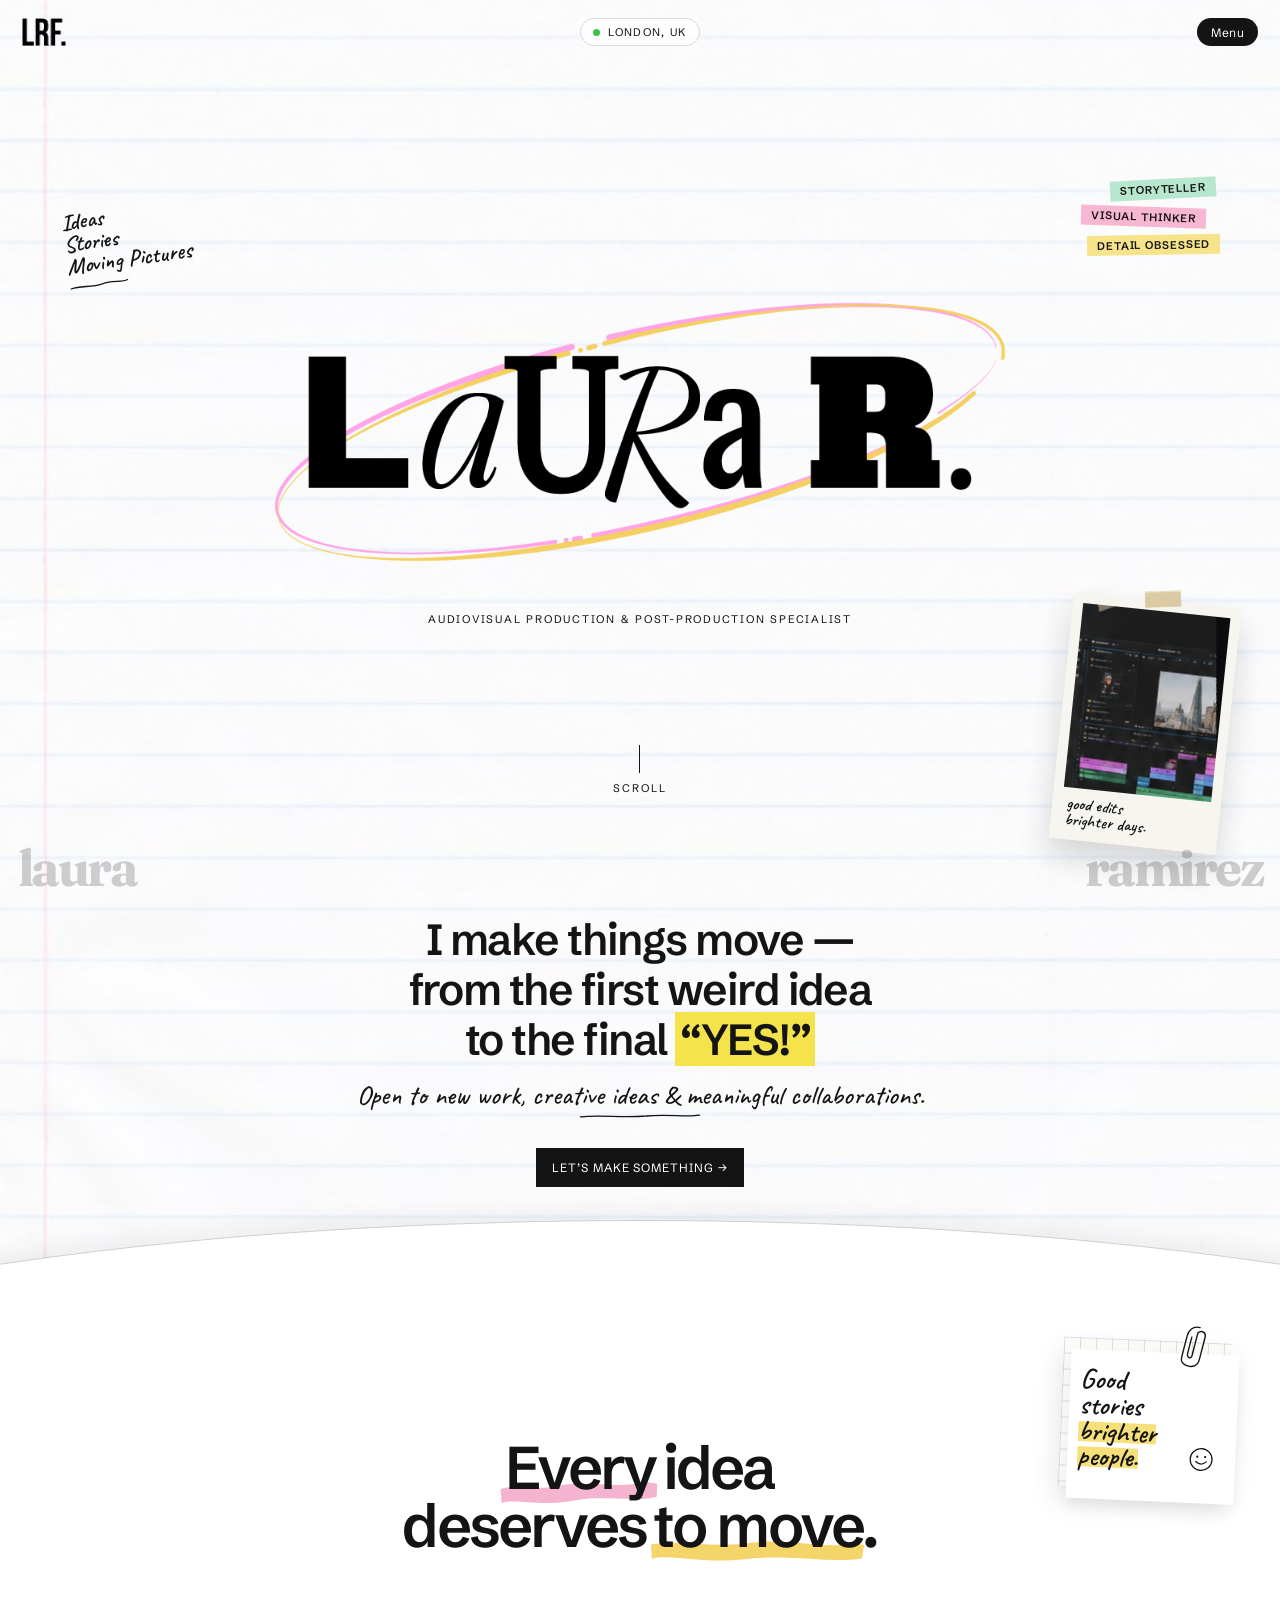
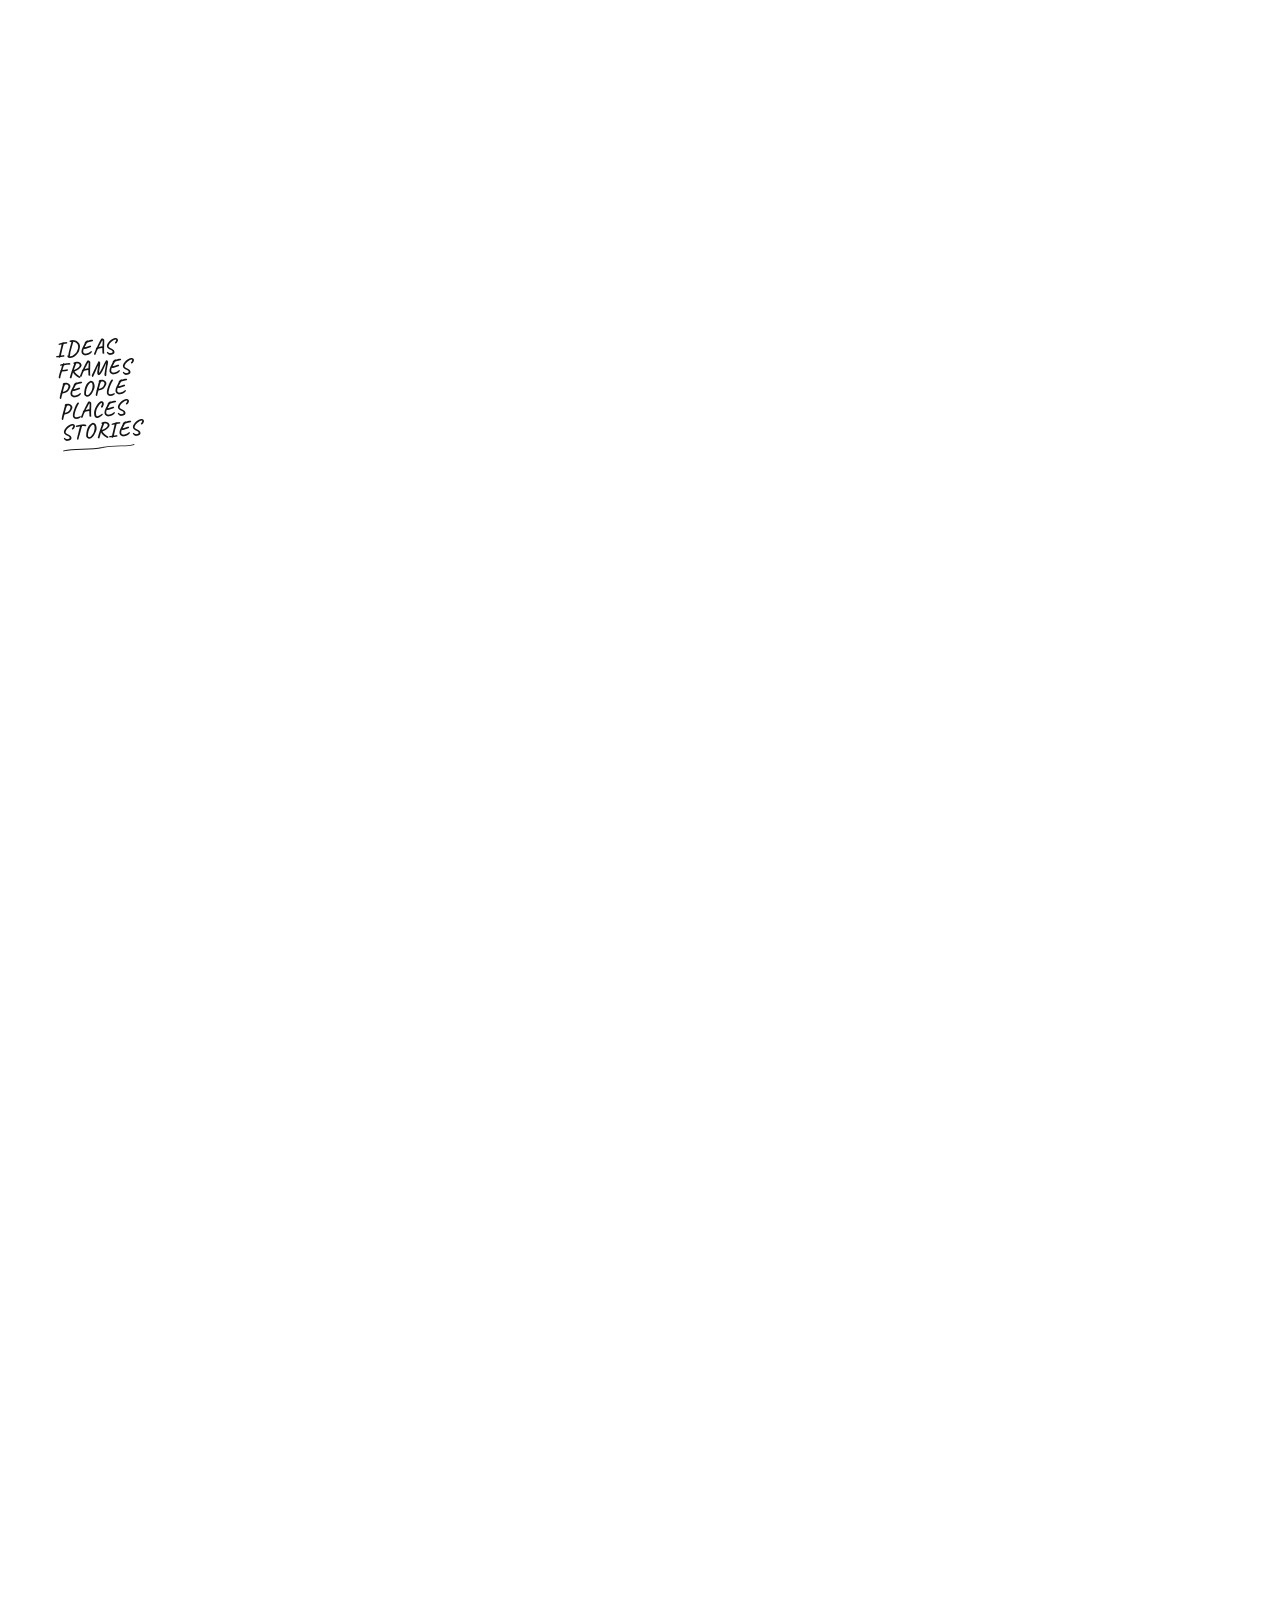
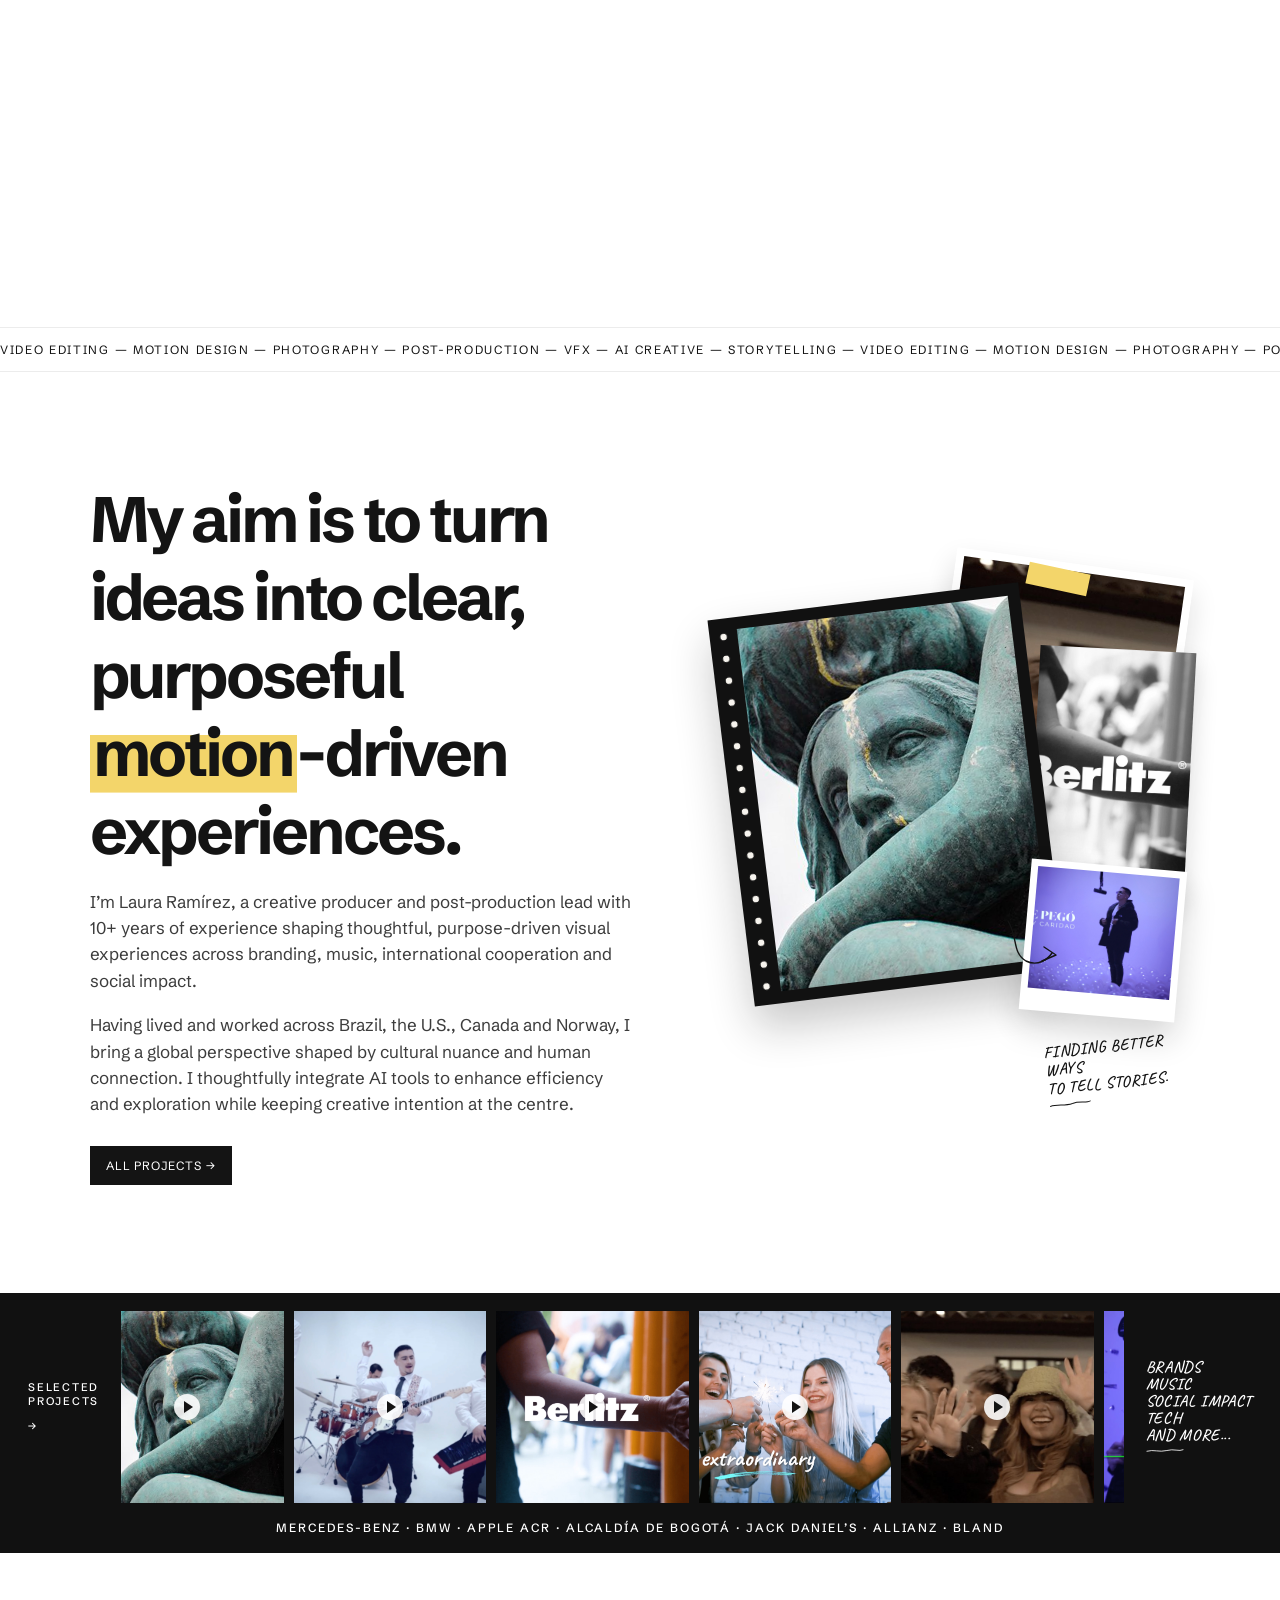
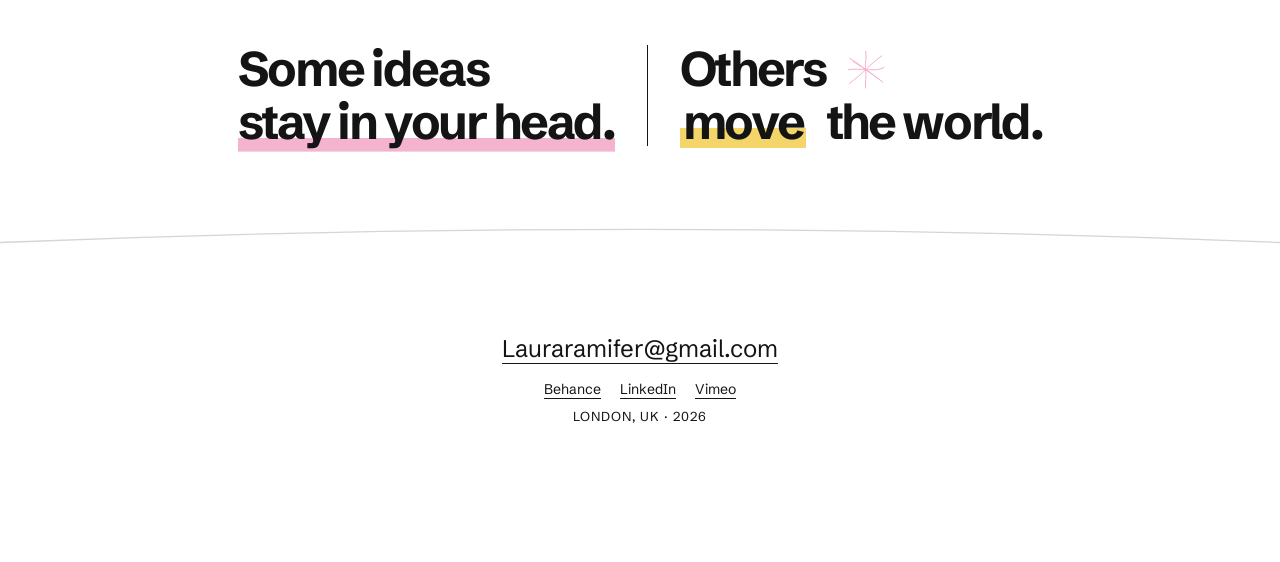
<file: index.html>
<!DOCTYPE html>
<html lang="en">
  <head>
    <meta charset="utf-8" />
    <meta name="viewport" content="width=device-width, initial-scale=1" />
    <title>Laura Ramirez F.</title>
    <link rel="icon" href="favicon.ico" sizes="any" />
    <link rel="icon" href="assets/favicon.png" type="image/png" />
    <link rel="apple-touch-icon" href="assets/apple-touch-icon.png" />
    <meta
      name="description"
      content="Laura Ramírez — creative producer and post-production lead. Motion, ads, and music."
    />
    <link rel="preconnect" href="https://fonts.googleapis.com" />
    <link rel="preconnect" href="https://fonts.gstatic.com" crossorigin />
    <link
      href="https://fonts.googleapis.com/css2?family=Caveat:wght@500;600&family=Fraunces:opsz,wght@9..144,700&family=Schibsted+Grotesk:wght@400;500;600&display=swap"
      rel="stylesheet"
    />
    <link rel="stylesheet" href="css/studio.css?v=61" />
  </head>
  <body>
    <a class="skip" href="#playground">Skip to content</a>
    <p class="watermark" aria-hidden="true"><span>laura</span><span>ramirez</span></p>

    <header class="topbar">
      <a class="lr" href="#top"><img src="assets/lrf.png" alt="LRF." /></a>
      <p class="london-pill"><span class="pulse"></span> London, UK</p>
      <button class="menu-btn" type="button" id="menu-open" aria-expanded="false" aria-controls="menu">
        Menu
      </button>
    </header>

    <nav class="menu" id="menu" hidden>
      <a href="#top">Home</a>
      <a href="#about">About</a>
      <a href="#playground">Playground</a>
      <a href="https://lauraramifer.myportfolio.com/all-projects" target="_blank" rel="noreferrer">Projects</a>
      <a href="#contact">Contact</a>
    </nav>

    <main id="top">
      <section class="sheet">
        <div class="stage" id="stage">
          <div class="orbit" id="orbit"></div>
          <canvas id="fluid" aria-label="Move across the page to reveal the work"></canvas>
        </div>
        <div class="doodles" aria-hidden="true">
          <p class="ink ink-ideas">Ideas<br />Stories<br />Moving Pictures</p>
          <div class="stickies">
            <span class="sticky sticky-mint">Storyteller</span>
            <span class="sticky sticky-pink">Visual thinker</span>
            <span class="sticky sticky-yellow">Detail obsessed</span>
          </div>
          <figure class="edit-card">
            <span class="edit-tape"></span>
            <img src="assets/timeline.jpg" alt="" />
            <figcaption>good edits<br />brighter days.</figcaption>
          </figure>
        </div>
        <div class="sheet-inner">
          <div class="mark">
            <h1 class="logo">
              <img src="assets/logo.png?v=2" alt="Laura R." />
            </h1>
            <p class="specialist">Audiovisual production &amp; post-production specialist</p>
          </div>
          <a class="scroll-cue" href="#playground">Scroll</a>
          <h2 class="promise">
            I make things move —<br />
            from the first weird idea<br />
            to the final <span class="yes">“YES!”</span>
          </h2>
          <p class="open-line">Open to new work, creative ideas &amp; meaningful collaborations.</p>
          <a class="btn" href="#contact">Let’s make something →</a>
        </div>
      </section>

      <section class="playground" id="playground">
        <div class="play-stage" data-layout="line">
          <h2 class="play-sentence" aria-label="Every idea deserves to move.">
            <span class="play-row">
              <span class="play-word" data-col="left" data-row="1" data-mark="pink">Every</span>
              <span class="play-word" data-col="right" data-row="1">idea</span>
            </span>
            <span class="play-row">
              <span class="play-word" data-col="left" data-row="2">deserves</span>
              <span class="play-word" data-col="right" data-row="2" data-mark="yellow">to move.</span>
            </span>
          </h2>
          <p class="play-note play-note-left">Ideas<br />Frames<br />People<br />Places<br />Stories</p>
          <aside class="clip-note">
            <svg class="paperclip" viewBox="0 0 40 72" aria-hidden="true">
              <path d="M22 8 C 12 8 9 16 9 22 L 9 50 C 9 61 31 61 31 48 L 31 18 C 31 12 25 10 21 15 L 21 44 C 21 49 15 49 15 42 L 15 22" fill="none" stroke="#141414" stroke-width="1.7" stroke-linecap="round" />
            </svg>
            <p>Good<br />stories<br /><span class="hi">brighter<br />people.</span><svg class="smiley" viewBox="0 0 32 32" aria-hidden="true"><circle cx="16" cy="16" r="12.5" fill="none" stroke="#141414" stroke-width="1.4" /><circle cx="11.5" cy="13" r="1.3" fill="#141414" /><circle cx="20.5" cy="13" r="1.3" fill="#141414" /><path d="M10 18.5 Q16 24 22 18.5" fill="none" stroke="#141414" stroke-width="1.4" stroke-linecap="round" /></svg></p>
          </aside>
          <div class="gallery" id="gallery"></div>
        </div>
      </section>

      <div class="ticker" aria-hidden="true">
        <div class="ticker-track">
          <span>Video editing — Motion design — Photography — Post-production — VFX — AI creative — Storytelling —</span>
          <span>Video editing — Motion design — Photography — Post-production — VFX — AI creative — Storytelling —</span>
        </div>
      </div>

      <section class="about" id="about">
        <div class="about-copy">
          <h2 id="aim"></h2>
          <div id="about-body"></div>
          <a class="btn" href="https://lauraramifer.myportfolio.com/all-projects" target="_blank" rel="noreferrer">All projects →</a>
        </div>
        <figure class="film">
          <div class="film-stack">
            <img class="film-back" src="assets/stills/orbit/corporate-event-recaps.jpg" alt="" />
            <span class="film-tape" aria-hidden="true"></span>
            <img class="film-side" src="assets/stills/berlitz-ctv.jpg" alt="" />
            <div class="film-frame">
              <img src="assets/stills/orbit/photography.jpg" alt="A photograph from Laura’s work" />
            </div>
            <div class="film-polaroid">
              <img src="assets/stills/jay-caridad-se-pego.jpg" alt="" />
            </div>
            <svg class="film-arrow" viewBox="0 0 90 70" aria-hidden="true">
              <path d="M18 8 C 28 24, 22 40, 36 48 C 48 54, 58 46, 62 40" fill="none" stroke="#141414" stroke-width="1.4" stroke-linecap="round" />
              <path d="M54 34 L66 42 L52 48" fill="none" stroke="#141414" stroke-width="1.4" stroke-linecap="round" stroke-linejoin="round" />
            </svg>
            <figcaption class="note">Finding better ways<br />to tell stories.</figcaption>
          </div>
        </figure>
      </section>

      <section class="closing" id="contact">
        <div class="selected">
          <div class="selected-top">
          <a class="selected-label" href="https://lauraramifer.myportfolio.com/all-projects" target="_blank" rel="noreferrer">Selected<br />projects<span>→</span></a>
          <div class="selected-row" tabindex="0" aria-label="All projects"></div>
          <p class="selected-note">Brands<br />Music<br />Social impact<br />Tech<br />and more...</p>
          </div>
          <p class="clients" id="client-list"></p>
        </div>
        <div class="close-line">
          <h2>Some ideas<br /><span class="stay">stay in your head.</span></h2>
          <span class="close-rule" aria-hidden="true"></span>
          <p class="close-b">
            <span class="close-row">Others
              <svg class="close-star" viewBox="0 0 72 72" aria-hidden="true">
                <path d="M36 4 C 38 20, 34 26, 36 36 C 38 48, 34 58, 36 68" fill="none" stroke="#f4a8c8" stroke-width="1.6" stroke-linecap="round" />
                <path d="M8 16 C 22 24, 28 30, 36 36 C 46 42, 56 50, 66 58" fill="none" stroke="#f4a8c8" stroke-width="1.6" stroke-linecap="round" />
                <path d="M64 12 C 50 22, 42 30, 36 36 C 28 44, 18 52, 8 60" fill="none" stroke="#f4a8c8" stroke-width="1.6" stroke-linecap="round" />
                <path d="M6 36 C 20 34, 28 36, 36 36 C 48 36, 58 38, 68 32" fill="none" stroke="#f4a8c8" stroke-width="1.6" stroke-linecap="round" />
                <path d="M14 22 C 24 28, 30 32, 36 36 C 42 40, 50 46, 58 52" fill="none" stroke="#f4a8c8" stroke-width="1.4" stroke-linecap="round" />
              </svg>
            </span>
            <span class="close-row"><span>move</span> the world.</span>
          </p>
        </div>
        <svg class="close-curve" viewBox="0 0 1440 48" preserveAspectRatio="none" aria-hidden="true">
          <path d="M0 36 Q 720 6 1440 36" fill="none" stroke="#d5d5d5" stroke-width="1.5" />
        </svg>
        <a class="mail" id="mail" href="mailto:Lauraramifer@gmail.com">Lauraramifer@gmail.com</a>
        <p class="socials" id="socials"></p>
        <p class="fine" id="fine"></p>
      </section>
    </main>

    <div class="preloader" id="preloader" aria-live="polite">
      <span id="count">00</span>
    </div>
    <script src="js/studio.js?v=51"></script>
  </body>
</html>
</file>
<file: css/studio.css>
:root {
  --paper: #f4f2ec;
  --ink: #141414;
  --line: #d3e2f2;
  --margin: #f0b7c0;
  --pink: #ff4f8b;
  --yellow: #f4e34a;
  --white: #fff;
  --stone: #e6e6e4;
  font-family: "Schibsted Grotesk", Arial, sans-serif;
  color: var(--ink);
  background: var(--white);
  font-synthesis: none;
  -webkit-font-smoothing: antialiased;
}

* { box-sizing: border-box; }

html { scroll-behavior: smooth; }

body {
  margin: 0;
  background: var(--white);
}

img { max-width: 100%; display: block; }

a { color: inherit; }

button { font: inherit; color: inherit; }

.skip {
  position: absolute;
  left: 16px;
  top: -40px;
  background: var(--ink);
  color: var(--white);
  padding: 8px 12px;
  z-index: 50;
}

.skip:focus { top: 16px; }

.watermark {
  position: fixed;
  left: 0;
  right: 0;
  bottom: 8px;
  z-index: 20;
  height: 1.02em;
  margin: 0;
  padding: 0;
  pointer-events: none;
  font-family: "Fraunces", serif;
  font-size: clamp(32px, 4vw, 52px);
  font-weight: 700;
  letter-spacing: -0.05em;
  line-height: 0.82;
  color: var(--ink);
  opacity: 0.2;
}

.watermark span {
  position: absolute;
  bottom: 0.06em;
  white-space: nowrap;
}

.watermark span:first-child { left: 1.4vw; }
.watermark span:last-child { right: 1.4vw; }

.topbar {
  position: absolute;
  top: 18px;
  left: 22px;
  right: 22px;
  z-index: 30;
  display: grid;
  grid-template-columns: 1fr auto 1fr;
  align-items: center;
}

.lr {
  grid-column: 1;
  justify-self: start;
  display: block;
  line-height: 0;
  text-decoration: none;
}

.lr img {
  display: block;
  height: 28px;
  width: auto;
}

.london-pill {
  grid-column: 2;
  justify-self: center;
  display: flex;
  align-items: center;
  gap: 8px;
  margin: 0;
  padding: 6px 12px;
  border: 1px solid #d9d9d9;
  border-radius: 999px;
  background: rgba(255, 255, 255, 0.72);
  font-size: 11px;
  letter-spacing: 0.12em;
  text-transform: uppercase;
}

.pulse {
  width: 7px;
  height: 7px;
  border-radius: 50%;
  background: #3dbf4a;
}

.menu-btn {
  grid-column: 3;
  justify-self: end;
  border: 0;
  background: var(--ink);
  color: var(--white);
  border-radius: 999px;
  height: 28px;
  padding: 0 14px;
  font-size: 12px;
  letter-spacing: 0.04em;
  cursor: pointer;
}

.menu {
  position: fixed;
  inset: 0;
  z-index: 28;
  background: var(--paper);
  display: flex;
  flex-direction: column;
  justify-content: flex-end;
  gap: 0.05em;
  padding: 12vh 8vw 18vh;
}

.menu[hidden] { display: none; }

.menu a {
  text-decoration: none;
  font-family: "Fraunces", serif;
  font-size: clamp(42px, 6vw, 80px);
  font-weight: 700;
  letter-spacing: -0.04em;
  line-height: 0.95;
}

.menu a:hover { color: var(--pink); }

.sheet {
  position: relative;
  min-height: 100vh;
  min-height: 100dvh;
  background: #fff url("../assets/paper.jpg?v=2") center / cover no-repeat;
  overflow: hidden;
}

.sheet::after {
  content: "";
  position: absolute;
  z-index: 4;
  left: 50%;
  bottom: -464px;
  width: 180%;
  height: 520px;
  transform: translateX(-50%);
  background: #fff;
  border-radius: 50%;
  pointer-events: none;
  box-shadow: 0 -1px 0 rgba(80, 80, 80, 0.2), 0 -12px 20px rgba(20, 20, 20, 0.05);
}

.sheet-inner {
  position: relative;
  z-index: 3;
  pointer-events: none;
  min-height: 100vh;
  min-height: 100dvh;
  display: flex;
  flex-direction: column;
  align-items: center;
  justify-content: flex-start;
  text-align: center;
  padding: 32vh 8vw 10vh;
}

.sheet-inner a { pointer-events: auto; }

.mark {
  display: flex;
  flex-direction: column;
  align-items: center;
  text-align: center;
  width: 100%;
  margin: 0;
}

.logo {
  margin: 0;
}

.logo img {
  display: block;
  width: min(78vw, 760px);
  height: auto;
  margin: 0 auto;
}

.specialist {
  margin: 36px 0 0;
  font-size: 11px;
  letter-spacing: 0.16em;
  text-transform: uppercase;
  text-align: center;
}

.promise {
  margin: 0;
  max-width: 16em;
  font-size: clamp(28px, 3.4vw, 44px);
  font-weight: 600;
  line-height: 1.15;
  letter-spacing: -0.035em;
}

.promise .yes {
  background: var(--yellow);
  padding: 0 0.12em;
}

.btn {
  display: inline-block;
  margin-top: 28px;
  background: var(--ink);
  color: var(--white);
  text-decoration: none;
  font-size: 12px;
  letter-spacing: 0.08em;
  text-transform: uppercase;
  padding: 12px 16px;
}

.btn:hover { background: var(--pink); }

.scroll-cue {
  display: flex;
  flex-direction: column;
  align-items: center;
  justify-content: center;
  height: 32vh;
  margin: 0;
  font-size: 11px;
  letter-spacing: 0.18em;
  text-transform: uppercase;
  text-decoration: none;
}

.scroll-cue::before {
  content: "";
  display: block;
  width: 1px;
  height: 28px;
  margin: 0 auto 8px;
  background: var(--ink);
}

.open-line {
  margin: 16px 0 0;
  font-family: "Caveat", cursive;
  font-size: clamp(22px, 2.1vw, 30px);
  font-weight: 500;
  line-height: 1.15;
}

.open-line::after {
  content: "";
  display: block;
  width: 4.6em;
  height: 8px;
  margin: 1px auto 0;
  background: url("data:image/svg+xml,%3Csvg xmlns='http://www.w3.org/2000/svg' viewBox='0 0 80 10' preserveAspectRatio='none'%3E%3Cpath d='M2 6 C 16 3 28 8 44 5 C 58 2 70 7 78 4' fill='none' stroke='%23141414' stroke-width='1.6' stroke-linecap='round'/%3E%3C/svg%3E") center / 100% 100% no-repeat;
}

.doodles {
  position: absolute;
  inset: 0;
  z-index: 3;
  pointer-events: none;
}

.ink {
  position: absolute;
  margin: 0;
  font-family: "Caveat", cursive;
  font-weight: 600;
  line-height: 0.95;
  color: #141414;
}

.ink::after {
  content: "";
  display: block;
  width: 2.6em;
  height: 8px;
  margin-top: 6px;
  background: url("data:image/svg+xml,%3Csvg xmlns='http://www.w3.org/2000/svg' viewBox='0 0 80 10' preserveAspectRatio='none'%3E%3Cpath d='M2 6 C 16 3 28 8 44 5 C 58 2 70 7 78 4' fill='none' stroke='%23141414' stroke-width='1.6' stroke-linecap='round'/%3E%3C/svg%3E") center / 100% 100% no-repeat;
}

.ink-ideas {
  top: 16%;
  left: 5%;
  font-size: clamp(22px, 1.8vw, 30px);
  transform: rotate(-8deg);
}

.stickies {
  position: absolute;
  top: 14%;
  right: 5%;
  display: flex;
  flex-direction: column;
  align-items: flex-end;
  gap: 8px;
}

.sticky {
  display: inline-block;
  padding: 5px 10px 4px;
  font-size: 11px;
  font-weight: 600;
  letter-spacing: 0.08em;
  text-transform: uppercase;
  line-height: 1;
}

.sticky-mint { background: #b7e7cf; transform: rotate(-3deg); }
.sticky-pink { background: #f7b7d2; transform: rotate(2deg) translateX(-10px); }
.sticky-yellow { background: #f6e38a; transform: rotate(-1deg) translateX(4px); }

.edit-card {
  position: absolute;
  top: 47%;
  right: 4%;
  width: min(14vw, 168px);
  margin: 0;
  padding: 10px 10px 8px;
  background: #f7f5f0;
  box-shadow: 0 16px 30px rgba(20, 20, 20, 0.16);
  transform: rotate(6deg);
}

.edit-card img {
  width: 100%;
  aspect-ratio: 4 / 5;
  object-fit: cover;
  object-position: center top;
}

.edit-card figcaption {
  margin: 8px 4px 4px;
  font-family: "Caveat", cursive;
  font-size: clamp(16px, 1.3vw, 22px);
  font-weight: 600;
  line-height: 0.95;
}

.edit-tape {
  position: absolute;
  top: -10px;
  left: 42%;
  width: 36px;
  height: 16px;
  background: rgba(214, 196, 150, 0.85);
  transform: rotate(-8deg);
  box-shadow: 0 1px 0 rgba(255, 255, 255, 0.4) inset;
}


.playground {
  position: relative;
  height: 250vh;
  background: var(--white);
}

.play-stage {
  position: sticky;
  top: 0;
  height: 100vh;
  height: 100dvh;
  overflow: hidden;
}

.play-sentence {
  position: absolute;
  inset: 0;
  z-index: 2;
  margin: 0;
  pointer-events: none;
}

.play-stage[data-layout="line"] .play-sentence {
  display: flex;
  flex-direction: column;
  align-items: center;
  justify-content: flex-start;
  gap: 0.04em;
  padding: 18vh 5vw 0;
}

.play-stage[data-layout="line"] .play-row {
  display: flex;
  gap: 0.28em;
}

.play-stage[data-layout="split"] .play-row { display: contents; }

.play-stage[data-layout="split"] .play-sentence {
  display: grid;
  grid-template-columns: 1fr min(50vw, 640px) 1fr;
  grid-template-rows: auto auto;
  align-content: center;
  column-gap: 3vw;
  row-gap: 0.06em;
  padding: 0 4.5vw;
}

.play-word[data-col="left"][data-row="1"] { grid-column: 1; grid-row: 1; justify-self: start; }
.play-word[data-col="left"][data-row="2"] { grid-column: 1; grid-row: 2; justify-self: start; }
.play-word[data-col="right"][data-row="1"] { grid-column: 3; grid-row: 1; justify-self: start; }
.play-word[data-col="right"][data-row="2"] { grid-column: 3; grid-row: 2; justify-self: start; }

.play-word {
  position: relative;
  isolation: isolate;
  font-size: clamp(36px, 4.7vw, 70px);
  font-weight: 600;
  line-height: 0.95;
  letter-spacing: -0.045em;
  white-space: nowrap;
}

.play-word[data-mark]::after {
  content: "";
  position: absolute;
  z-index: 0;
  left: -0.08em;
  right: -0.04em;
  bottom: -0.16em;
  height: 0.46em;
  background-repeat: no-repeat;
  background-position: center;
  background-size: 100% 100%;
  pointer-events: none;
}

.play-word[data-mark="pink"]::after {
  background-image: url("data:image/svg+xml,%3Csvg xmlns='http://www.w3.org/2000/svg' viewBox='0 0 200 36' preserveAspectRatio='none'%3E%3Cpath d='M1 12 C 24 6 46 16 78 9 C 112 3 146 15 178 8 C 190 6 198 11 199 9 L 198 26 C 170 33 130 22 92 29 C 50 36 18 24 2 30 Z' fill='%23f4b4cf'/%3E%3C/svg%3E");
  transform: rotate(-1.2deg);
}

.play-word[data-mark="yellow"]::after {
  right: 0.22em;
  background-image: url("data:image/svg+xml,%3Csvg xmlns='http://www.w3.org/2000/svg' viewBox='0 0 220 36' preserveAspectRatio='none'%3E%3Cpath d='M2 13 C 30 5 64 17 104 9 C 142 2 176 16 206 8 C 214 6 218 11 219 9 L 217 27 C 184 34 140 22 98 30 C 54 37 20 24 3 31 Z' fill='%23f3d56a'/%3E%3C/svg%3E");
  transform: rotate(0.8deg);
}

.play-note {
  position: absolute;
  z-index: 3;
  margin: 0;
  font-family: "Caveat", cursive;
  font-weight: 600;
  line-height: 0.95;
  letter-spacing: 0.04em;
  text-transform: uppercase;
  pointer-events: none;
}

.play-note::after {
  content: "";
  display: block;
  width: 2.4em;
  height: 7px;
  margin-top: 4px;
  background: url("data:image/svg+xml,%3Csvg xmlns='http://www.w3.org/2000/svg' viewBox='0 0 80 10' preserveAspectRatio='none'%3E%3Cpath d='M2 6 C 16 3 28 8 44 5 C 58 2 70 7 78 4' fill='none' stroke='%23141414' stroke-width='1.4' stroke-linecap='round'/%3E%3C/svg%3E") center / 100% 100% no-repeat;
}

.play-note-left {
  left: 4.5%;
  bottom: 14%;
  width: 5.2em;
  font-size: clamp(20px, 1.7vw, 28px);
  transform: rotate(-4deg);
}

.play-note-left::after { width: 3.4em; }

.play-note-right {
  top: 11%;
  right: 4.5%;
  width: 5.6em;
  font-size: clamp(13px, 1.05vw, 16px);
  transform: rotate(4deg);
}

.clip-note {
  position: absolute;
  z-index: 3;
  top: 7%;
  right: 4%;
  width: 168px;
  margin: 0;
  padding: 28px 16px 18px 18px;
  background-color: #fbfaf6;
  background-image:
    linear-gradient(rgba(176, 198, 220, 0.55) 1px, transparent 1px),
    linear-gradient(90deg, rgba(176, 198, 220, 0.55) 1px, transparent 1px);
  background-size: 16px 16px;
  box-shadow: 0 14px 28px rgba(20, 20, 20, 0.12);
  transform: rotate(2.5deg);
  pointer-events: none;
}

.clip-note::before {
  content: "";
  position: absolute;
  z-index: -1;
  left: 8px;
  right: -8px;
  top: 12px;
  bottom: -12px;
  background: #fff;
  box-shadow: 0 8px 16px rgba(20, 20, 20, 0.06);
}

.clip-note p {
  position: relative;
  margin: 0;
  font-family: "Caveat", cursive;
  font-size: 28px;
  font-weight: 600;
  line-height: 0.92;
}

.clip-note .hi {
  background: linear-gradient(#f6e07a, #f6e07a) center 62% / 108% 0.72em no-repeat;
  box-decoration-break: clone;
  -webkit-box-decoration-break: clone;
}

.paperclip {
  position: absolute;
  top: -22px;
  right: 22px;
  width: 34px;
  height: 58px;
  transform: rotate(12deg);
}

.smiley {
  position: absolute;
  right: -4px;
  bottom: 0;
  width: 28px;
  height: 28px;
}

.play-char {
  position: relative;
  z-index: 1;
  opacity: 0;
}

.gallery {
  position: absolute;
  left: 50%;
  top: 50%;
  z-index: 1;
  width: min(50vw, 640px);
  height: min(58vh, 540px);
  transform: translate(-50%, -50%);
  opacity: 0;
  pointer-events: none;
}

.gallery.is-live { pointer-events: auto; }

.card {
  position: absolute;
  display: flex;
  flex-direction: column;
  margin: 0;
  background: #fff;
  padding: 7px 7px 6px;
  box-shadow: 0 14px 32px rgba(20, 20, 20, 0.16);
  overflow: hidden;
  cursor: grab;
  touch-action: none;
  user-select: none;
}

.card:active { cursor: grabbing; }

.card img {
  width: 100%;
  flex: 1 1 auto;
  height: 0;
  min-height: 0;
  object-fit: cover;
  pointer-events: none;
}

.card-name {
  flex: none;
  margin: 5px 3px 1px;
  font-family: "Caveat", cursive;
  font-size: 17px;
  font-weight: 600;
  line-height: 0.92;
  letter-spacing: 0.01em;
}

.stage {
  position: absolute;
  inset: 0;
  overflow: hidden;
  background: var(--stone);
}

.orbit {
  position: absolute;
  inset: 0;
  z-index: 1;
  pointer-events: none;
}

.orbit figure {
  position: absolute;
  left: 50%;
  top: 42vh;
  width: min(15vw, 176px);
  margin: 0;
  padding: 8px 8px 26px;
  background: #fff;
  box-shadow: 0 10px 28px rgba(20, 20, 20, 0.14);
}

.orbit img {
  width: 100%;
  aspect-ratio: 16 / 10;
  object-fit: cover;
}

#fluid {
  position: absolute;
  inset: 0;
  width: 100%;
  height: 100%;
  z-index: 2;
  display: block;
}

.note {
  margin: 0;
  font-family: "Caveat", cursive;
  font-size: 22px;
  font-weight: 600;
  line-height: 1.15;
  transform: rotate(-8deg);
}

.ticker {
  overflow: hidden;
  border-top: 1px solid #ececec;
  border-bottom: 1px solid #ececec;
  padding: 14px 0;
}

.ticker-track {
  display: flex;
  width: max-content;
  animation: tick 28s linear infinite;
  font-size: 12px;
  letter-spacing: 0.14em;
  text-transform: uppercase;
}

.ticker-track span { padding-right: 0.4em; }

@keyframes tick {
  from { transform: translateX(0); }
  to { transform: translateX(-50%); }
}

.about {
  display: grid;
  grid-template-columns: 1.05fr 0.95fr;
  gap: 5vw;
  align-items: center;
  padding: 12vh 7vw 12vh;
}

.about h2 {
  margin: 0;
  max-width: 9.2em;
  font-size: clamp(46px, 5vw, 76px);
  font-weight: 700;
  line-height: 1.22;
  letter-spacing: -0.048em;
}

.about h2 .aim-word { white-space: nowrap; }

.about h2 .aim-mark {
  padding: 0 0.06em;
  background: linear-gradient(#f3d56a, #f3d56a) center bottom / 100% 72% no-repeat;
}

.about p {
  margin: 1.15rem 0 0;
  max-width: 38em;
  color: #3c3c3c;
  font-size: 17px;
  font-weight: 400;
  line-height: 1.55;
}

.film {
  margin: 0;
  justify-self: end;
  width: min(460px, 100%);
}

.film-stack {
  position: relative;
  height: 540px;
}

.film-back,
.film-side,
.film-frame img,
.film-polaroid img {
  width: 100%;
  height: 100%;
  object-fit: cover;
  display: block;
}

.film-back {
  position: absolute;
  right: 4%;
  top: 0;
  width: 52%;
  height: 62%;
  padding: 8px 8px 26px;
  background: #fff;
  box-shadow: 0 14px 28px rgba(20, 20, 20, 0.14);
  transform: rotate(8deg);
}

.film-tape {
  position: absolute;
  z-index: 5;
  top: 6px;
  right: 22%;
  width: 62px;
  height: 22px;
  background: #f3d56a;
  transform: rotate(12deg);
  box-shadow: 0 1px 0 rgba(20, 20, 20, 0.05);
}

.film-side {
  position: absolute;
  right: 0;
  top: 16%;
  width: 34%;
  height: 46%;
  object-fit: cover;
  filter: grayscale(1);
  box-shadow: 0 12px 24px rgba(20, 20, 20, 0.16);
  transform: rotate(3deg);
}

.film-frame {
  position: absolute;
  z-index: 2;
  left: 0;
  top: 7%;
  width: 68%;
  height: 72%;
  padding: 12px 12px 12px 28px;
  background: #111;
  box-shadow: 0 22px 44px rgba(20, 20, 20, 0.24);
  transform: rotate(-7deg);
}

.film-frame::before {
  content: "";
  position: absolute;
  left: 8px;
  top: 12px;
  bottom: 12px;
  width: 12px;
  background: radial-gradient(circle, #f7f4ee 3.2px, transparent 3.6px) center / 12px 22px repeat-y;
}

.film-polaroid {
  position: absolute;
  z-index: 4;
  right: 2%;
  bottom: 16%;
  width: 34%;
  height: 28%;
  padding: 7px 7px 22px;
  background: #fff;
  box-shadow: 0 16px 32px rgba(20, 20, 20, 0.18);
  transform: rotate(5deg);
}

.film-arrow {
  position: absolute;
  z-index: 4;
  right: 24%;
  bottom: 22%;
  width: 90px;
  height: 70px;
}

.film .note {
  position: absolute;
  right: 0;
  bottom: 0;
  width: 9em;
  margin: 0;
  font-size: 16px;
  letter-spacing: 0.04em;
  text-align: left;
  text-transform: uppercase;
  transform: rotate(-6deg);
}

.film .note::after {
  content: "";
  display: block;
  width: 2.6em;
  height: 7px;
  margin-top: 4px;
  background: url("data:image/svg+xml,%3Csvg xmlns='http://www.w3.org/2000/svg' viewBox='0 0 80 10' preserveAspectRatio='none'%3E%3Cpath d='M2 6 C 16 3 28 8 44 5 C 58 2 70 7 78 4' fill='none' stroke='%23141414' stroke-width='1.4' stroke-linecap='round'/%3E%3C/svg%3E") center / 100% 100% no-repeat;
}

.closing {
  padding: 0 7vw calc(clamp(32px, 4vw, 52px) + 96px);
  text-align: center;
}

.selected {
  display: flex;
  flex-direction: column;
  gap: 16px;
  margin: 0 -7vw 10vh;
  padding: 18px 28px 16px;
  background: #111;
  color: #fff;
}

.selected-top {
  display: grid;
  grid-template-columns: auto minmax(0, 1fr) auto;
  align-items: center;
  gap: 22px;
}

.selected-label {
  color: #fff;
  text-decoration: none;
  font-size: 11px;
  font-weight: 500;
  letter-spacing: 0.16em;
  line-height: 1.35;
  text-transform: uppercase;
  text-align: left;
}

.selected-label span {
  display: block;
  margin-top: 10px;
  letter-spacing: 0;
}

.selected-row {
  --selected-gap: 10px;
  display: grid;
  grid-auto-flow: column;
  grid-auto-columns: calc((100% - 4 * var(--selected-gap)) / 5);
  gap: var(--selected-gap);
  overflow-x: auto;
  overscroll-behavior-x: contain;
  scroll-snap-type: x mandatory;
  scrollbar-color: rgba(255, 255, 255, 0.55) transparent;
  scrollbar-width: thin;
}

.selected-row.is-cycling {
  scroll-snap-type: none;
  scroll-behavior: auto;
}

.selected-card {
  position: relative;
  display: block;
  min-width: 0;
  aspect-ratio: 1;
  overflow: hidden;
  scroll-snap-align: start;
  background: #222;
}

.selected-card img {
  width: 100%;
  height: 100%;
  object-fit: cover;
}

.play {
  position: absolute;
  left: 50%;
  top: 50%;
  width: 26px;
  height: 26px;
  border-radius: 50%;
  background: rgba(255, 255, 255, 0.88);
  transform: translate(-50%, -50%);
}

.play::after {
  content: "";
  position: absolute;
  left: 10px;
  top: 7px;
  border-style: solid;
  border-width: 6px 0 6px 9px;
  border-color: transparent transparent transparent #141414;
}

.selected-note {
  margin: 0;
  font-family: "Caveat", cursive;
  font-size: 16px;
  font-weight: 600;
  line-height: 1.05;
  letter-spacing: 0.04em;
  text-align: left;
  text-transform: uppercase;
}

.selected-note::after {
  content: "";
  display: block;
  width: 2.4em;
  height: 7px;
  margin-top: 4px;
  background: url("data:image/svg+xml,%3Csvg xmlns='http://www.w3.org/2000/svg' viewBox='0 0 80 10' preserveAspectRatio='none'%3E%3Cpath d='M2 6 C 16 3 28 8 44 5 C 58 2 70 7 78 4' fill='none' stroke='%23ffffff' stroke-width='1.4' stroke-linecap='round'/%3E%3C/svg%3E") center / 100% 100% no-repeat;
}

.close-line {
  display: flex;
  align-items: flex-start;
  justify-content: center;
  gap: 1.6rem;
  text-align: left;
}

.closing h2,
.close-b {
  margin: 0;
  font-size: clamp(36px, 3.8vw, 62px);
  font-weight: 700;
  line-height: 1.08;
  letter-spacing: -0.048em;
  white-space: nowrap;
}

.stay {
  background: linear-gradient(#f4b4cf, #f4b4cf) center 100% / 100% 0.28em no-repeat;
}

.close-rule {
  width: 1px;
  align-self: stretch;
  margin: 0.12em 0.4rem;
  background: #141414;
}

.close-b {
  display: flex;
  flex-direction: column;
  align-items: flex-start;
}

.close-row {
  display: flex;
  align-items: center;
  gap: 0.4em;
}

.close-b .close-row span {
  padding: 0 0.06em;
  background: linear-gradient(#f3d56a, #f3d56a) center bottom / 100% 0.42em no-repeat;
}

.close-star {
  width: 0.85em;
  height: 0.85em;
  flex: none;
}

.close-curve {
  display: block;
  width: 100vw;
  height: 42px;
  margin: 7vh -7vw 5vh;
}

.mail {
  display: inline-block;
  margin-top: 36px;
  font-size: clamp(18px, 2vw, 24px);
  text-decoration: none;
  border-bottom: 1px solid var(--ink);
}

.mail:hover { color: var(--pink); border-color: var(--pink); }

.fine {
  margin: 10px 0 0;
  font-size: 13px;
  letter-spacing: 0.08em;
  text-transform: uppercase;
}

.clients {
  margin: 0;
  color: #fff;
  font-size: 12px;
  font-weight: 500;
  letter-spacing: 0.16em;
  line-height: 1.5;
  text-align: center;
  text-transform: uppercase;
}

.socials { margin: 14px 0 0; }

.socials a {
  text-decoration: none;
  border-bottom: 1px solid var(--ink);
  margin: 0 0.6rem;
  font-size: 14px;
}

.socials a:hover { color: var(--pink); border-color: var(--pink); }

.preloader {
  position: fixed;
  inset: 0;
  z-index: 40;
  display: grid;
  place-items: center;
  background: var(--paper);
  font-family: "Fraunces", serif;
  font-size: 64px;
  font-weight: 700;
}

.preloader.is-done { display: none; }

:focus-visible {
  outline: 2px solid var(--pink);
  outline-offset: 3px;
}

@media (max-width: 800px) {
  .topbar { left: 12px; right: 12px; }

  .london-pill { display: none; }

  .doodles { display: none; }

  .clip-note {
    top: auto;
    bottom: calc(clamp(32px, 4vw, 52px) + 12px);
    right: 3%;
    width: 118px;
    padding: 22px 12px 14px;
  }

  .clip-note p { font-size: 22px; }

  .play-word { font-size: clamp(26px, 7.4vw, 38px); }

  .play-stage[data-layout="split"] .play-sentence {
    grid-template-columns: 1fr 1fr;
    grid-template-rows: auto auto;
    align-content: start;
    column-gap: 0.35rem;
    row-gap: 0;
    padding: 11vh 6vw 0;
  }

  .play-word[data-col="left"][data-row="1"],
  .play-word[data-col="left"][data-row="2"] { justify-self: end; }

  .play-word[data-col="right"][data-row="1"],
  .play-word[data-col="right"][data-row="2"] {
    grid-column: 2;
    justify-self: start;
  }

  .gallery {
    width: min(92vw, 520px);
    height: auto;
    aspect-ratio: 1 / 1;
    top: 56%;
  }

  .card-name {
    font-size: 14px;
    line-height: 1;
    display: -webkit-box;
    -webkit-box-orient: vertical;
    -webkit-line-clamp: 2;
    overflow: hidden;
  }

  .play-note-left {
    bottom: calc(clamp(32px, 4vw, 52px) + 16px);
    font-size: 14px;
  }

  .about {
    grid-template-columns: 1fr;
    padding: 10vh 6vw;
  }

  .about h2 { font-size: clamp(36px, 10vw, 52px); }

  .film { justify-self: start; }

  .film-stack { height: 460px; }

  .selected {
    margin-left: -6vw;
    margin-right: -6vw;
    padding: 16px;
  }

  .selected-top { grid-template-columns: 1fr; }

  .selected-row { --selected-gap: 6px; }

  .selected-note { display: none; }

  .close-line {
    flex-direction: column;
    align-items: flex-start;
    gap: 1.4rem;
  }

  .closing h2,
  .close-b {
    font-size: clamp(32px, 8vw, 46px);
    white-space: normal;
  }

  .close-rule { display: none; }

  .orbit figure { width: 28vw; }
}

@media (prefers-reduced-motion: reduce) {
  html { scroll-behavior: auto; }
  #fluid { display: none; }
  .ticker-track { animation: none; }
  .playground { height: auto; }
  .play-stage { position: relative; }
  .play-char { opacity: 1; }
}
</file>
